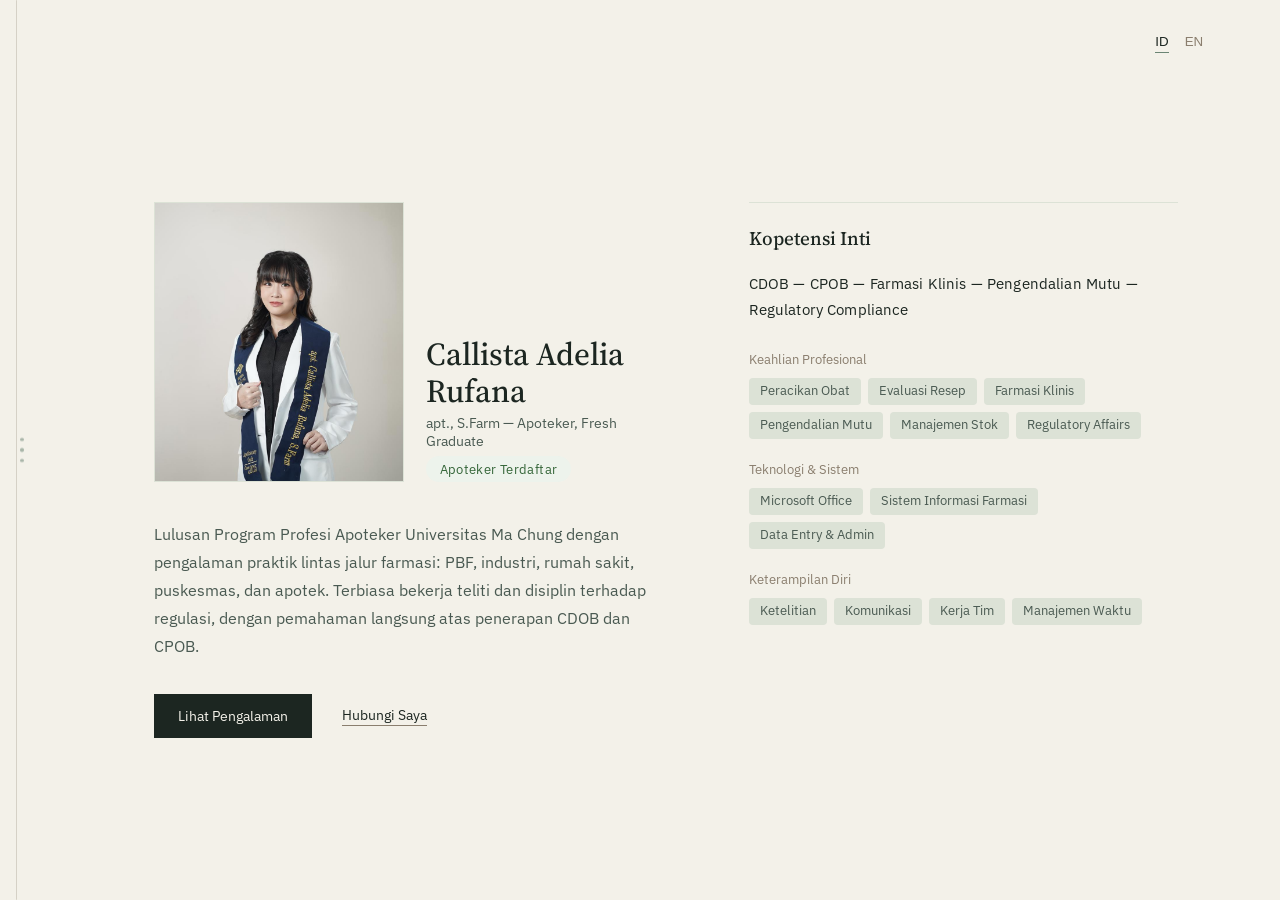
<file: index.html>
<!DOCTYPE html>
<html lang="id">
<head>
<meta charset="UTF-8">
<meta name="viewport" content="width=device-width, initial-scale=1.0">
<title id="pagetitle">Callista Adelia Rufana — Apoteker</title>
<link rel="preconnect" href="https://fonts.googleapis.com">
<link rel="preconnect" href="https://fonts.gstatic.com" crossorigin>
<link href="https://fonts.googleapis.com/css2?family=Source+Serif+4:ital,opsz,wght@0,8..60,400;0,8..60,500;1,8..60,400;1,8..60,500&family=IBM+Plex+Sans:wght@300;400;500&display=swap" rel="stylesheet">
<link rel="stylesheet" href="assets/style.css">
</head>
<body>

  <div class="edge">
    <div class="edge-line"></div>
    <div class="edge-dots"><span></span><span></span><span></span></div>
  </div>
  <div class="hint" id="hint">Arahkan kursor ke tepi kiri untuk navigasi</div>

  <nav class="rail" id="rail">
    <div>
      <button class="close-btn" id="closeBtn" aria-label="Tutup navigasi">×</button>
      <div class="rail-top">CAR</div>
      <div class="rail-list">
        <a href="index.html" class="active"><span class="n">01</span><span id="nav1">Beranda</span></a>
        <a href="tentang.html"><span class="n">02</span><span id="nav2">Tentang</span></a>
        <a href="pengalaman.html"><span class="n">03</span><span id="nav3">Pengalaman</span></a>
        <a href="pendidikan.html"><span class="n">04</span><span id="nav4">Pendidikan</span></a>
        <a href="sertifikasi.html"><span class="n">05</span><span id="nav5">Sertifikasi</span></a>
        <a href="kontak.html"><span class="n">06</span><span id="nav6">Kontak</span></a>
      </div>
    </div>
    <div class="rail-bottom" id="rail-bottom">apt. Callista Adelia Rufana, S.Farm<br>Tasikmalaya, Jawa Barat</div>
  </nav>
  <div class="backdrop" id="backdrop"></div>

  <div class="lang">
    <button class="active" id="btn-id" onclick="setLang('id')">ID</button>
    <button id="btn-en" onclick="setLang('en')">EN</button>
  </div>

  <main>
    <div class="home-layout">

      <div class="home-main">
        <div class="idrow r r1">
          <div class="idphoto"><img src="assets/img/profile.jpg" alt="Callista Adelia Rufana"></div>
          <div class="idname">
            <h1>Callista Adelia Rufana</h1>
            <p id="role">apt., S.Farm — Apoteker, Fresh Graduate</p>
            <span class="status-tag" id="statustag">Apoteker Terdaftar</span>
          </div>
        </div>
        <p class="bio r r3" id="bio">Lulusan Program Profesi Apoteker Universitas Ma Chung dengan pengalaman praktik lintas jalur farmasi: PBF, industri, rumah sakit, puskesmas, dan apotek. Terbiasa bekerja teliti dan disiplin terhadap regulasi, dengan pemahaman langsung atas penerapan CDOB dan CPOB.</p>

        <div class="cta-row r r4">
          <a href="pengalaman.html" class="btn-fill" id="cta1">Lihat Pengalaman</a>
          <a href="kontak.html" class="link-line" id="cta2">Hubungi Saya</a>
        </div>
      </div>

      <div class="home-side r r5">
        <div class="side-heading" id="side-heading">Kopetensi Inti</div>

        <div class="cs-list" id="coreskills">CDOB — CPOB — Farmasi Klinis — Pengendalian Mutu — Regulatory Compliance</div>

        <div class="skills-grid">
          <div class="skills-col">
            <div class="sk-label" id="sk-prof-label">Keahlian Profesional</div>
            <div class="sk-pills">
              <span>Peracikan Obat</span>
              <span>Evaluasi Resep</span>
              <span>Farmasi Klinis</span>
              <span>Pengendalian Mutu</span>
              <span>Manajemen Stok</span>
              <span>Regulatory Affairs</span>
            </div>
          </div>
          <div class="skills-col">
            <div class="sk-label" id="sk-tech-label">Teknologi & Sistem</div>
            <div class="sk-pills">
              <span>Microsoft Office</span>
              <span>Sistem Informasi Farmasi</span>
              <span>Data Entry & Admin</span>
            </div>
          </div>
          <div class="skills-col">
            <div class="sk-label" id="sk-soft-label">Keterampilan Diri</div>
            <div class="sk-pills">
              <span>Ketelitian</span>
              <span>Komunikasi</span>
              <span>Kerja Tim</span>
              <span>Manajemen Waktu</span>
            </div>
          </div>
        </div>
      </div>

    </div>
  </main>

  <script src="assets/nav.js"></script>
  <script>
const content = {
  id: {
    role:"apt., S.Farm — Apoteker, Fresh Graduate",
    statustag:"Apoteker Terdaftar",
    statement:"Menjaga presisi dari peracikan hingga distribusi obat.",
    bio:"Lulusan Program Profesi Apoteker Universitas Ma Chung dengan pengalaman praktik lintas jalur farmasi: PBF, industri, rumah sakit, puskesmas, dan apotek. Terbiasa bekerja teliti dan disiplin terhadap regulasi, dengan pemahaman langsung atas penerapan CDOB dan CPOB.",
    cta1:"Lihat Pengalaman", cta2:"Hubungi Saya",
    sideHeading:"Kopetensi Inti",
    coreskills:"CDOB — CPOB — Farmasi Klinis — Pengendalian Mutu — Regulatory Compliance",
    skProfLabel:"Keahlian Profesional",
    skTechLabel:"Teknologi & Sistem",
    skSoftLabel:"Keterampilan Diri",
    skProf:["Peracikan Obat","Evaluasi Resep","Farmasi Klinis","Pengendalian Mutu","Manajemen Stok","Regulatory Affairs"],
    skTech:["Microsoft Office","Sistem Informasi Farmasi","Data Entry & Admin"],
    skSoft:["Ketelitian","Komunikasi","Kerja Tim","Manajemen Waktu"],
    nav:["Beranda","Tentang","Pengalaman","Pendidikan","Sertifikasi","Kontak"],
    railBottom:"Tasikmalaya, Jawa Barat",
    pagetitle:"Callista Adelia Rufana — Apoteker",
    hintHover:"Arahkan kursor ke tepi kiri untuk navigasi",
    hintTouch:"Ketuk tepi kiri untuk navigasi"
  },
  en: {
    role:"apt., S.Farm — Pharmacist, Fresh Graduate",
    statustag:"Registered Pharmacist",
    statement:"Careful from compounding through to distribution.",
    bio:"Graduate of the Professional Pharmacist Program at Ma Chung University, with hands-on practice across pharmaceutical distribution: PBF, industry, hospital, community health center, and pharmacy. Practiced in applying CDOB and CPOB standards directly in the field.",
    cta1:"View Experience", cta2:"Contact Me",
    sideHeading:"Core Competencies",
    coreskills:"CDOB — CPOB — Clinical Pharmacy — Quality Control — Regulatory Compliance",
    skProfLabel:"Professional Skills",
    skTechLabel:"Technology & Systems",
    skSoftLabel:"Soft Skills",
    skProf:["Compounding","Prescription Review","Clinical Pharmacy","Quality Control","Inventory Management","Regulatory Affairs"],
    skTech:["Microsoft Office","Pharmacy Information System","Data Entry & Admin"],
    skSoft:["Attention to Detail","Communication","Teamwork","Time Management"],
    nav:["Home","About","Experience","Education","Certification","Contact"],
    railBottom:"Tasikmalaya, West Java",
    pagetitle:"Callista Adelia Rufana — Pharmacist",
    hintHover:"Move your cursor to the left edge for navigation",
    hintTouch:"Tap the left edge for navigation"
  }
};
function setLang(l){
  localStorage.setItem('lang', l);
  const c = content[l];
  document.getElementById('role').textContent = c.role;
  document.getElementById('statustag').textContent = c.statustag;
  document.getElementById('statement').textContent = c.statement;
  document.getElementById('bio').textContent = c.bio;
  document.getElementById('cta1').textContent = c.cta1;
  document.getElementById('cta2').textContent = c.cta2;
  document.getElementById('side-heading').textContent = c.sideHeading;
  document.getElementById('coreskills').textContent = c.coreskills;
  document.getElementById('sk-prof-label').textContent = c.skProfLabel;
  document.getElementById('sk-tech-label').textContent = c.skTechLabel;
  document.getElementById('sk-soft-label').textContent = c.skSoftLabel;
  document.querySelectorAll('.skills-col:nth-child(1) .sk-pills span').forEach((el,i) => el.textContent = c.skProf[i]);
  document.querySelectorAll('.skills-col:nth-child(2) .sk-pills span').forEach((el,i) => el.textContent = c.skTech[i]);
  document.querySelectorAll('.skills-col:nth-child(3) .sk-pills span').forEach((el,i) => el.textContent = c.skSoft[i]);
  c.nav.forEach((t,i) => document.getElementById('nav'+(i+1)).textContent = t);
  document.getElementById('rail-bottom').innerHTML = 'apt. Callista Adelia Rufana, S.Farm<br>' + c.railBottom;
  document.getElementById('pagetitle').textContent = c.pagetitle;
  hint.textContent = hasHover ? c.hintHover : c.hintTouch;
  document.getElementById('btn-id').classList.toggle('active', l==='id');
  document.getElementById('btn-en').classList.toggle('active', l==='en');
}
setLang(localStorage.getItem('lang') || 'id');
  </script>
</body>
</html>
</file>
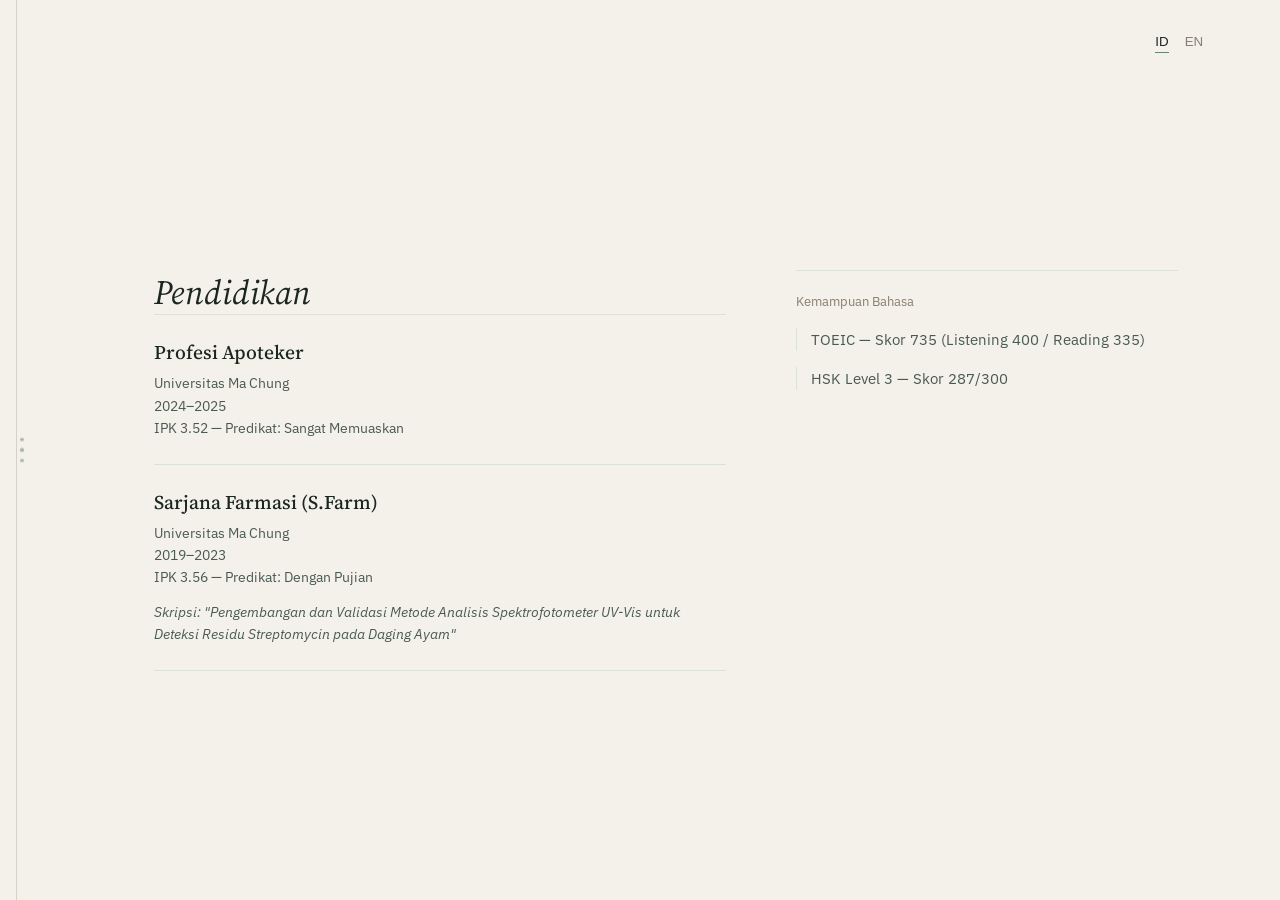
<file: pendidikan.html>
<!DOCTYPE html>
<html lang="id">
<head>
<meta charset="UTF-8">
<meta name="viewport" content="width=device-width, initial-scale=1.0">
<title id="pagetitle">Pendidikan — Callista Adelia Rufana</title>
<link rel="preconnect" href="https://fonts.googleapis.com">
<link rel="preconnect" href="https://fonts.gstatic.com" crossorigin>
<link href="https://fonts.googleapis.com/css2?family=Source+Serif+4:ital,opsz,wght@0,8..60,400;0,8..60,500;1,8..60,400;1,8..60,500&family=IBM+Plex+Sans:wght@300;400;500&display=swap" rel="stylesheet">
<link rel="stylesheet" href="assets/style.css">
</head>
<body>

  <div class="edge">
    <div class="edge-line"></div>
    <div class="edge-dots"><span></span><span></span><span></span></div>
  </div>
  <div class="hint" id="hint">Arahkan kursor ke tepi kiri untuk navigasi</div>

  <nav class="rail" id="rail">
    <div>
      <button class="close-btn" id="closeBtn" aria-label="Tutup navigasi">×</button>
      <div class="rail-top">CAR</div>
      <div class="rail-list">
        <a href="index.html"><span class="n">01</span><span id="nav1">Beranda</span></a>
        <a href="tentang.html"><span class="n">02</span><span id="nav2">Tentang</span></a>
        <a href="pengalaman.html"><span class="n">03</span><span id="nav3">Pengalaman</span></a>
        <a href="pendidikan.html" class="active"><span class="n">04</span><span id="nav4">Pendidikan</span></a>
        <a href="sertifikasi.html"><span class="n">05</span><span id="nav5">Sertifikasi</span></a>
        <a href="kontak.html"><span class="n">06</span><span id="nav6">Kontak</span></a>
      </div>
    </div>
    <div class="rail-bottom" id="rail-bottom">apt. Callista Adelia Rufana, S.Farm<br>Tasikmalaya, Jawa Barat</div>
  </nav>
  <div class="backdrop" id="backdrop"></div>

  <div class="lang">
    <button class="active" id="btn-id" onclick="setLang('id')">ID</button>
    <button id="btn-en" onclick="setLang('en')">EN</button>
  </div>

  <main>
    <div class="page-layout">
      <div class="frame">
        <div class="statement r r1" id="heading">Pendidikan</div>

        <div class="entry-ledger r r2">
          <div class="entry">
            <h3 id="edu1degree">Profesi Apoteker</h3>
            <div class="e-meta">
              <p id="edu1school">Universitas Ma Chung</p>
              <p id="edu1period">2024–2025</p>
              <p id="edu1gpa">IPK 3.52 — Predikat: Sangat Memuaskan</p>
            </div>
          </div>
          <div class="entry">
            <h3 id="edu2degree">Sarjana Farmasi (S.Farm)</h3>
            <div class="e-meta">
              <p id="edu2school">Universitas Ma Chung</p>
              <p id="edu2period">2019–2023</p>
              <p id="edu2gpa">IPK 3.56 — Predikat: Dengan Pujian</p>
              <p id="edu2thesis" style="margin-top:12px; font-style:italic;">Skripsi: "Pengembangan dan Validasi Metode Analisis Spektrofotometer UV-Vis untuk Deteksi Residu Streptomycin pada Daging Ayam"</p>
            </div>
          </div>
        </div>
      </div>

      <aside class="side-panel r r3">
        <div class="sp-label" id="lang label">Kemampuan Bahasa</div>
        <ul>
          <li id="lang1">TOEIC — Skor 735 (Listening 400 / Reading 335)</li>
          <li id="lang2">HSK Level 3 — Skor 287/300</li>
        </ul>
      </aside>
    </div>
  </main>

  <script src="assets/nav.js"></script>
  <script>
const content = {
  id: {
    heading:"Pendidikan",
    edu1degree:"Profesi Apoteker", edu1school:"Universitas Ma Chung", edu1period:"2024–2025",
    edu1gpa:"IPK 3.52 — Predikat: Sangat Memuaskan",
    edu2degree:"Sarjana Farmasi (S.Farm)", edu2school:"Universitas Ma Chung", edu2period:"2019–2023",
    edu2gpa:"IPK 3.56 — Predikat: Dengan Pujian",
    edu2thesis:"Skripsi: \"Pengembangan dan Validasi Metode Analisis Spektrofotometer UV-Vis untuk Deteksi Residu Streptomycin pada Daging Ayam\"",
    "lang label":"Kemampuan Bahasa",
    lang1:"TOEIC — Skor 735 (Listening 400 / Reading 335)",
    lang2:"HSK Level 3 — Skor 287/300",
    nav:["Beranda","Tentang","Pengalaman","Pendidikan","Sertifikasi","Kontak"],
    railBottom:"Tasikmalaya, Jawa Barat",
    pagetitle:"Pendidikan — Callista Adelia Rufana",
    hintHover:"Arahkan kursor ke tepi kiri untuk navigasi", hintTouch:"Ketuk tepi kiri untuk navigasi"
  },
  en: {
    heading:"Education",
    edu1degree:"Pharmacy Practice Program", edu1school:"Universitas Ma Chung", edu1period:"2024–2025",
    edu1gpa:"GPA 3.52 — Distinction: Very Satisfactory",
    edu2degree:"Bachelor of Pharmacy (S.Farm)", edu2school:"Universitas Ma Chung", edu2period:"2019–2023",
    edu2gpa:"GPA 3.56 — Distinction: Cum Laude",
    edu2thesis:"Thesis: \"Development and Validation of UV-Vis Spectrophotometric Analysis Method for Detection of Streptomycin Residues in Chicken Meat\"",
    "lang label":"Language Proficiency",
    lang1:"TOEIC — Score 735 (Listening 400 / Reading 335)",
    lang2:"HSK Level 3 — Score 287/300",
    nav:["Home","About","Experience","Education","Certification","Contact"],
    railBottom:"Tasikmalaya, West Java",
    pagetitle:"Education — Callista Adelia Rufana",
    hintHover:"Move your cursor to the left edge for navigation", hintTouch:"Tap the left edge for navigation"
  }
};
function setLang(l){
  localStorage.setItem('lang', l);
  const c = content[l];
  document.getElementById('heading').textContent = c.heading;
  document.getElementById('edu1degree').textContent = c.edu1degree;
  document.getElementById('edu1school').textContent = c.edu1school;
  document.getElementById('edu1period').textContent = c.edu1period;
  document.getElementById('edu1gpa').textContent = c.edu1gpa;
  document.getElementById('edu2degree').textContent = c.edu2degree;
  document.getElementById('edu2school').textContent = c.edu2school;
  document.getElementById('edu2period').textContent = c.edu2period;
  document.getElementById('edu2gpa').textContent = c.edu2gpa;
  document.getElementById('edu2thesis').textContent = c.edu2thesis;
  document.getElementById('lang label').textContent = c["lang label"];
  document.getElementById('lang1').textContent = c.lang1;
  document.getElementById('lang2').textContent = c.lang2;
  hint.textContent = hasHover ? c.hintHover : c.hintTouch;
  c.nav.forEach((t,i) => document.getElementById('nav'+(i+1)).textContent = t);
  document.getElementById('rail-bottom').innerHTML = 'apt. Callista Adelia Rufana, S.Farm<br>' + c.railBottom;
  document.getElementById('pagetitle').textContent = c.pagetitle;
  document.getElementById('btn-id').classList.toggle('active', l==='id');
  document.getElementById('btn-en').classList.toggle('active', l==='en');
}
setLang(localStorage.getItem('lang') || 'id');
  </script>
</body>
</html>
</file>
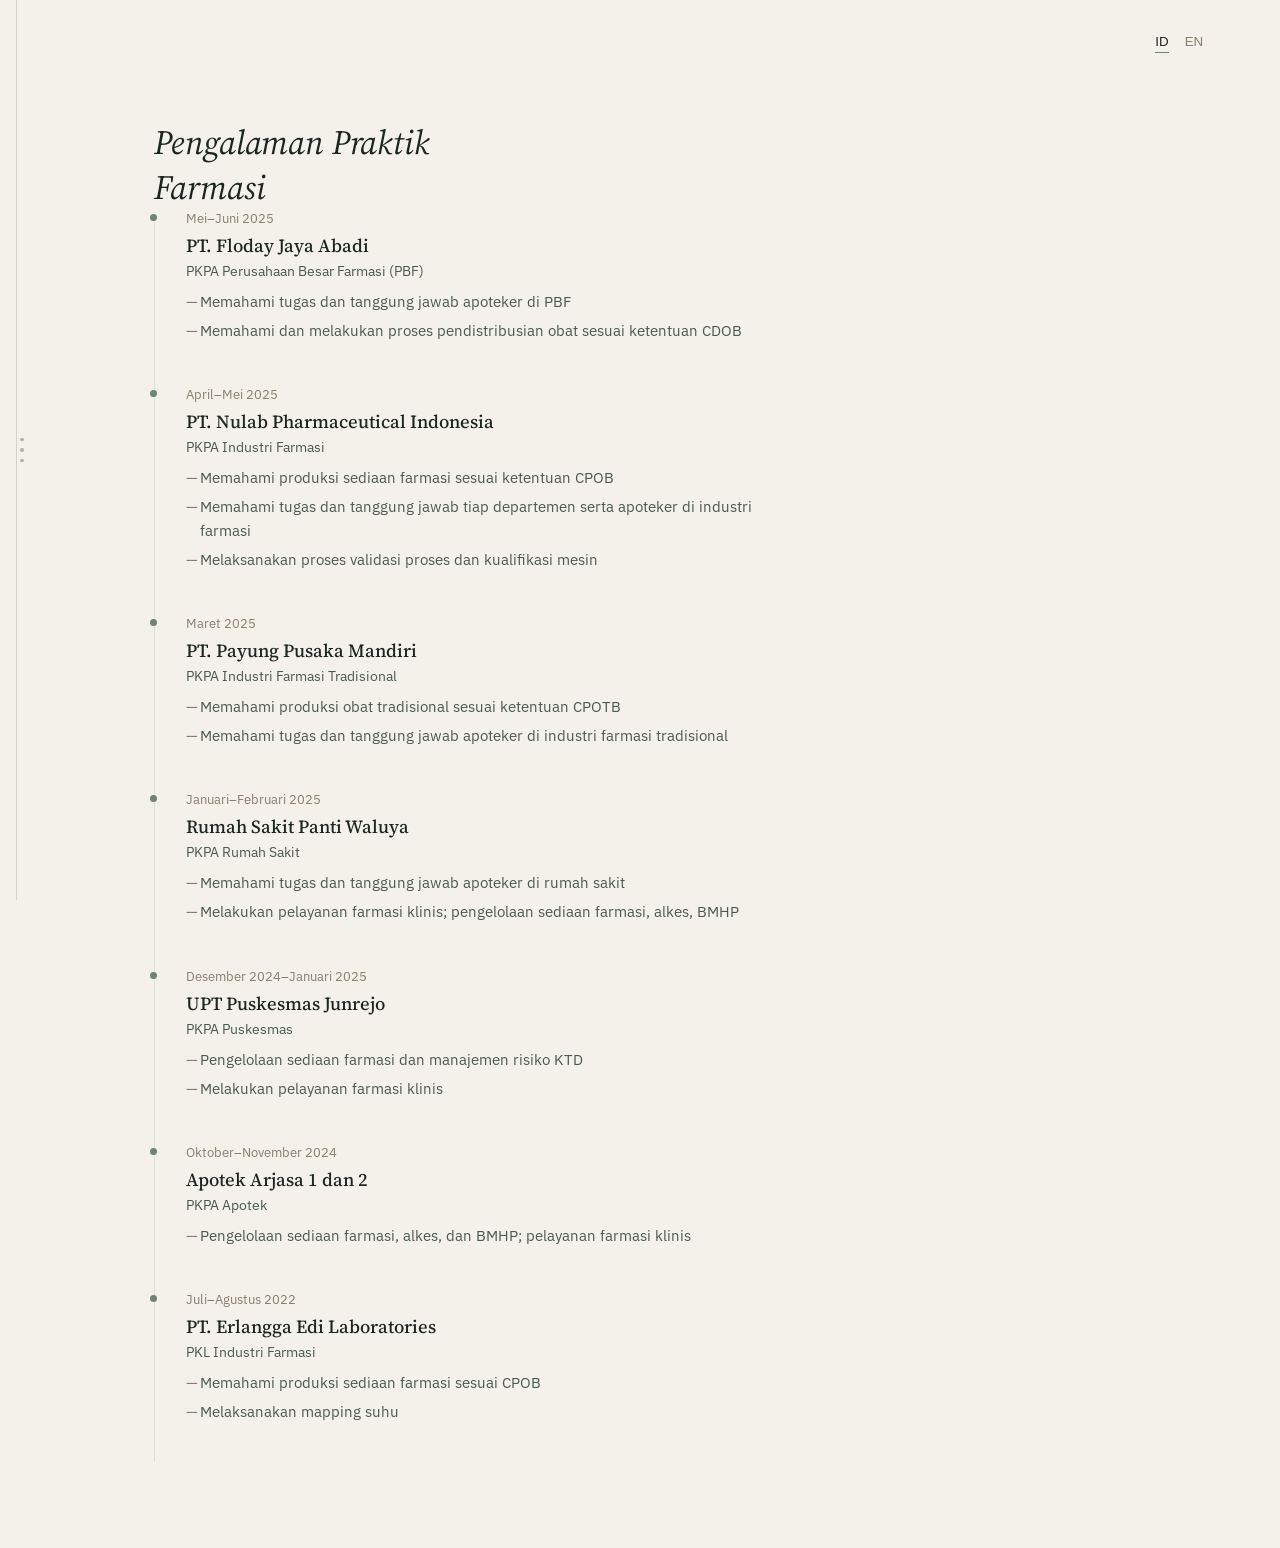
<file: pengalaman.html>
<!DOCTYPE html>
<html lang="id">
<head>
<meta charset="UTF-8">
<meta name="viewport" content="width=device-width, initial-scale=1.0">
<title id="pagetitle">Pengalaman — Callista Adelia Rufana</title>
<link rel="preconnect" href="https://fonts.googleapis.com">
<link rel="preconnect" href="https://fonts.gstatic.com" crossorigin>
<link href="https://fonts.googleapis.com/css2?family=Source+Serif+4:ital,opsz,wght@0,8..60,400;0,8..60,500;1,8..60,400;1,8..60,500&family=IBM+Plex+Sans:wght@300;400;500&display=swap" rel="stylesheet">
<link rel="stylesheet" href="assets/style.css">
</head>
<body>

  <div class="edge">
    <div class="edge-line"></div>
    <div class="edge-dots"><span></span><span></span><span></span></div>
  </div>
  <div class="hint" id="hint">Arahkan kursor ke tepi kiri untuk navigasi</div>

  <nav class="rail" id="rail">
    <div>
      <button class="close-btn" id="closeBtn" aria-label="Tutup navigasi">×</button>
      <div class="rail-top">CAR</div>
      <div class="rail-list">
        <a href="index.html"><span class="n">01</span><span id="nav1">Beranda</span></a>
        <a href="tentang.html"><span class="n">02</span><span id="nav2">Tentang</span></a>
        <a href="pengalaman.html" class="active"><span class="n">03</span><span id="nav3">Pengalaman</span></a>
        <a href="pendidikan.html"><span class="n">04</span><span id="nav4">Pendidikan</span></a>
        <a href="sertifikasi.html"><span class="n">05</span><span id="nav5">Sertifikasi</span></a>
        <a href="kontak.html"><span class="n">06</span><span id="nav6">Kontak</span></a>
      </div>
    </div>
    <div class="rail-bottom" id="rail-bottom">apt. Callista Adelia Rufana, S.Farm<br>Tasikmalaya, Jawa Barat</div>
  </nav>
  <div class="backdrop" id="backdrop"></div>

  <div class="lang">
    <button class="active" id="btn-id" onclick="setLang('id')">ID</button>
    <button id="btn-en" onclick="setLang('en')">EN</button>
  </div>

  <main>
    <div class="frame">
      <div class="statement r r1" id="heading">Pengalaman Praktik Farmasi</div>

      <div class="timeline">
        <div class="timeline-item r r2">
          <div class="t-period" id="exp1date">Mei–Juni 2025</div>
          <h3 id="exp1title">PT. Floday Jaya Abadi</h3>
          <div class="t-type" id="exp1type">PKPA Perusahaan Besar Farmasi (PBF)</div>
          <ul>
            <li id="exp1duty1">Memahami tugas dan tanggung jawab apoteker di PBF</li>
            <li id="exp1duty2">Memahami dan melakukan proses pendistribusian obat sesuai ketentuan CDOB</li>
          </ul>
        </div>

        <div class="timeline-item r r3">
          <div class="t-period" id="exp2date">April–Mei 2025</div>
          <h3 id="exp2title">PT. Nulab Pharmaceutical Indonesia</h3>
          <div class="t-type" id="exp2type">PKPA Industri Farmasi</div>
          <ul>
            <li id="exp2duty1">Memahami produksi sediaan farmasi sesuai ketentuan CPOB</li>
            <li id="exp2duty2">Memahami tugas dan tanggung jawab tiap departemen serta apoteker di industri farmasi</li>
            <li id="exp2duty3">Melaksanakan proses validasi proses dan kualifikasi mesin</li>
          </ul>
        </div>

        <div class="timeline-item r r4">
          <div class="t-period" id="exp3date">Maret 2025</div>
          <h3 id="exp3title">PT. Payung Pusaka Mandiri</h3>
          <div class="t-type" id="exp3type">PKPA Industri Farmasi Tradisional</div>
          <ul>
            <li id="exp3duty1">Memahami produksi obat tradisional sesuai ketentuan CPOTB</li>
            <li id="exp3duty2">Memahami tugas dan tanggung jawab apoteker di industri farmasi tradisional</li>
          </ul>
        </div>

        <div class="timeline-item r r5">
          <div class="t-period" id="exp4date">Januari–Februari 2025</div>
          <h3 id="exp4title">Rumah Sakit Panti Waluya</h3>
          <div class="t-type" id="exp4type">PKPA Rumah Sakit</div>
          <ul>
            <li id="exp4duty1">Memahami tugas dan tanggung jawab apoteker di rumah sakit</li>
            <li id="exp4duty2">Melakukan pelayanan farmasi klinis; pengelolaan sediaan farmasi, alkes, BMHP</li>
          </ul>
        </div>

        <div class="timeline-item r r6">
          <div class="t-period" id="exp5date">Desember 2024–Januari 2025</div>
          <h3 id="exp5title">UPT Puskesmas Junrejo</h3>
          <div class="t-type" id="exp5type">PKPA Puskesmas</div>
          <ul>
            <li id="exp5duty1">Pengelolaan sediaan farmasi dan manajemen risiko KTD</li>
            <li id="exp5duty2">Melakukan pelayanan farmasi klinis</li>
          </ul>
        </div>

        <div class="timeline-item r r7">
          <div class="t-period" id="exp6date">Oktober–November 2024</div>
          <h3 id="exp6title">Apotek Arjasa 1 dan 2</h3>
          <div class="t-type" id="exp6type">PKPA Apotek</div>
          <ul>
            <li id="exp6duty1">Pengelolaan sediaan farmasi, alkes, dan BMHP; pelayanan farmasi klinis</li>
          </ul>
        </div>

        <div class="timeline-item r r8">
          <div class="t-period" id="exp7date">Juli–Agustus 2022</div>
          <h3 id="exp7title">PT. Erlangga Edi Laboratories</h3>
          <div class="t-type" id="exp7type">PKL Industri Farmasi</div>
          <ul>
            <li id="exp7duty1">Memahami produksi sediaan farmasi sesuai CPOB</li>
            <li id="exp7duty2">Melaksanakan mapping suhu</li>
          </ul>
        </div>
      </div>
    </div>
  </main>

  <script src="assets/nav.js"></script>
  <script>
const content = {
  id: {
    heading:"Pengalaman Praktik Farmasi",
    exp1date:"Mei–Juni 2025", exp1title:"PT. Floday Jaya Abadi", exp1type:"PKPA Perusahaan Besar Farmasi (PBF)",
    exp1duty1:"Memahami tugas dan tanggung jawab apoteker di PBF", exp1duty2:"Memahami dan melakukan proses pendistribusian obat sesuai ketentuan CDOB",
    exp2date:"April–Mei 2025", exp2title:"PT. Nulab Pharmaceutical Indonesia", exp2type:"PKPA Industri Farmasi",
    exp2duty1:"Memahami produksi sediaan farmasi sesuai ketentuan CPOB", exp2duty2:"Memahami tugas dan tanggung jawab tiap departemen serta apoteker di industri farmasi", exp2duty3:"Melaksanakan proses validasi proses dan kualifikasi mesin",
    exp3date:"Maret 2025", exp3title:"PT. Payung Pusaka Mandiri", exp3type:"PKPA Industri Farmasi Tradisional",
    exp3duty1:"Memahami produksi obat tradisional sesuai ketentuan CPOTB", exp3duty2:"Memahami tugas dan tanggung jawab apoteker di industri farmasi tradisional",
    exp4date:"Januari–Februari 2025", exp4title:"Rumah Sakit Panti Waluya", exp4type:"PKPA Rumah Sakit",
    exp4duty1:"Memahami tugas dan tanggung jawab apoteker di rumah sakit", exp4duty2:"Melakukan pelayanan farmasi klinis; pengelolaan sediaan farmasi, alkes, BMHP",
    exp5date:"Desember 2024–Januari 2025", exp5title:"UPT Puskesmas Junrejo", exp5type:"PKPA Puskesmas",
    exp5duty1:"Pengelolaan sediaan farmasi dan manajemen risiko KTD", exp5duty2:"Melakukan pelayanan farmasi klinis",
    exp6date:"Oktober–November 2024", exp6title:"Apotek Arjasa 1 dan 2", exp6type:"PKPA Apotek",
    exp6duty1:"Pengelolaan sediaan farmasi, alkes, dan BMHP; pelayanan farmasi klinis",
    exp7date:"Juli–Agustus 2022", exp7title:"PT. Erlangga Edi Laboratories", exp7type:"PKL Industri Farmasi",
    exp7duty1:"Memahami produksi sediaan farmasi sesuai CPOB", exp7duty2:"Melaksanakan mapping suhu",
    nav:["Beranda","Tentang","Pengalaman","Pendidikan","Sertifikasi","Kontak"],
    railBottom:"Tasikmalaya, Jawa Barat",
    pagetitle:"Pengalaman — Callista Adelia Rufana",
    hintHover:"Arahkan kursor ke tepi kiri untuk navigasi", hintTouch:"Ketuk tepi kiri untuk navigasi"
  },
  en: {
    heading:"Pharmacy Practice Experience",
    exp1date:"May–June 2025", exp1title:"PT. Floday Jaya Abadi", exp1type:"Community Pharmacy Practice Education (PBF)",
    exp1duty1:"Understanding pharmacist duties and responsibilities in PBF", exp1duty2:"Understanding and performing drug distribution processes according to CDOB",
    exp2date:"April–May 2025", exp2title:"PT. Nulab Pharmaceutical Indonesia", exp2type:"Pharmaceutical Industry Practice Education",
    exp2duty1:"Understanding pharmaceutical product manufacturing according to CPOB", exp2duty2:"Understanding duties and responsibilities of each department and pharmacist in pharmaceutical industry", exp2duty3:"Performing process validation and machine qualification",
    exp3date:"March 2025", exp3title:"PT. Payung Pusaka Mandiri", exp3type:"Traditional Pharmaceutical Industry Practice Education",
    exp3duty1:"Understanding traditional medicine manufacturing according to CPOTB", exp3duty2:"Understanding pharmacist duties and responsibilities in traditional pharmaceutical industry",
    exp4date:"January–February 2025", exp4title:"Panti Waluya Hospital", exp4type:"Hospital Practice Education",
    exp4duty1:"Understanding pharmacist duties and responsibilities in hospital", exp4duty2:"Providing clinical pharmacy services; managing pharmaceuticals, medical devices, health supplies",
    exp5date:"December 2024–January 2025", exp5title:"Junrejo Community Health Center", exp5type:"Community Health Center Practice Education",
    exp5duty1:"Pharmaceutical management and KTD risk management", exp5duty2:"Providing clinical pharmacy services",
    exp6date:"October–November 2024", exp6title:"Arjasa Pharmacy 1 and 2", exp6type:"Retail Pharmacy Practice Education",
    exp6duty1:"Managing pharmaceuticals, medical devices, and health supplies; providing clinical pharmacy services",
    exp7date:"July–August 2022", exp7title:"PT. Erlangga Edi Laboratories", exp7type:"Pharmaceutical Industry Internship",
    exp7duty1:"Understanding pharmaceutical product manufacturing according to CPOB", exp7duty2:"Performing temperature mapping",
    nav:["Home","About","Experience","Education","Certification","Contact"],
    railBottom:"Tasikmalaya, West Java",
    pagetitle:"Experience — Callista Adelia Rufana",
    hintHover:"Move your cursor to the left edge for navigation", hintTouch:"Tap the left edge for navigation"
  }
};
function setLang(l){
  localStorage.setItem('lang', l);
  const c = content[l];
  document.getElementById('heading').textContent = c.heading;
  document.getElementById('exp1date').textContent = c.exp1date;
  document.getElementById('exp1title').textContent = c.exp1title;
  document.getElementById('exp1type').textContent = c.exp1type;
  document.getElementById('exp1duty1').textContent = c.exp1duty1;
  document.getElementById('exp1duty2').textContent = c.exp1duty2;
  document.getElementById('exp2date').textContent = c.exp2date;
  document.getElementById('exp2title').textContent = c.exp2title;
  document.getElementById('exp2type').textContent = c.exp2type;
  document.getElementById('exp2duty1').textContent = c.exp2duty1;
  document.getElementById('exp2duty2').textContent = c.exp2duty2;
  document.getElementById('exp2duty3').textContent = c.exp2duty3;
  document.getElementById('exp3date').textContent = c.exp3date;
  document.getElementById('exp3title').textContent = c.exp3title;
  document.getElementById('exp3type').textContent = c.exp3type;
  document.getElementById('exp3duty1').textContent = c.exp3duty1;
  document.getElementById('exp3duty2').textContent = c.exp3duty2;
  document.getElementById('exp4date').textContent = c.exp4date;
  document.getElementById('exp4title').textContent = c.exp4title;
  document.getElementById('exp4type').textContent = c.exp4type;
  document.getElementById('exp4duty1').textContent = c.exp4duty1;
  document.getElementById('exp4duty2').textContent = c.exp4duty2;
  document.getElementById('exp5date').textContent = c.exp5date;
  document.getElementById('exp5title').textContent = c.exp5title;
  document.getElementById('exp5type').textContent = c.exp5type;
  document.getElementById('exp5duty1').textContent = c.exp5duty1;
  document.getElementById('exp5duty2').textContent = c.exp5duty2;
  document.getElementById('exp6date').textContent = c.exp6date;
  document.getElementById('exp6title').textContent = c.exp6title;
  document.getElementById('exp6type').textContent = c.exp6type;
  document.getElementById('exp6duty1').textContent = c.exp6duty1;
  document.getElementById('exp7date').textContent = c.exp7date;
  document.getElementById('exp7title').textContent = c.exp7title;
  document.getElementById('exp7type').textContent = c.exp7type;
  document.getElementById('exp7duty1').textContent = c.exp7duty1;
  document.getElementById('exp7duty2').textContent = c.exp7duty2;
  hint.textContent = hasHover ? c.hintHover : c.hintTouch;
  c.nav.forEach((t,i) => document.getElementById('nav'+(i+1)).textContent = t);
  document.getElementById('rail-bottom').innerHTML = 'apt. Callista Adelia Rufana, S.Farm<br>' + c.railBottom;
  document.getElementById('pagetitle').textContent = c.pagetitle;
  document.getElementById('btn-id').classList.toggle('active', l==='id');
  document.getElementById('btn-en').classList.toggle('active', l==='en');
}
setLang(localStorage.getItem('lang') || 'id');
  </script>
</body>
</html>
</file>
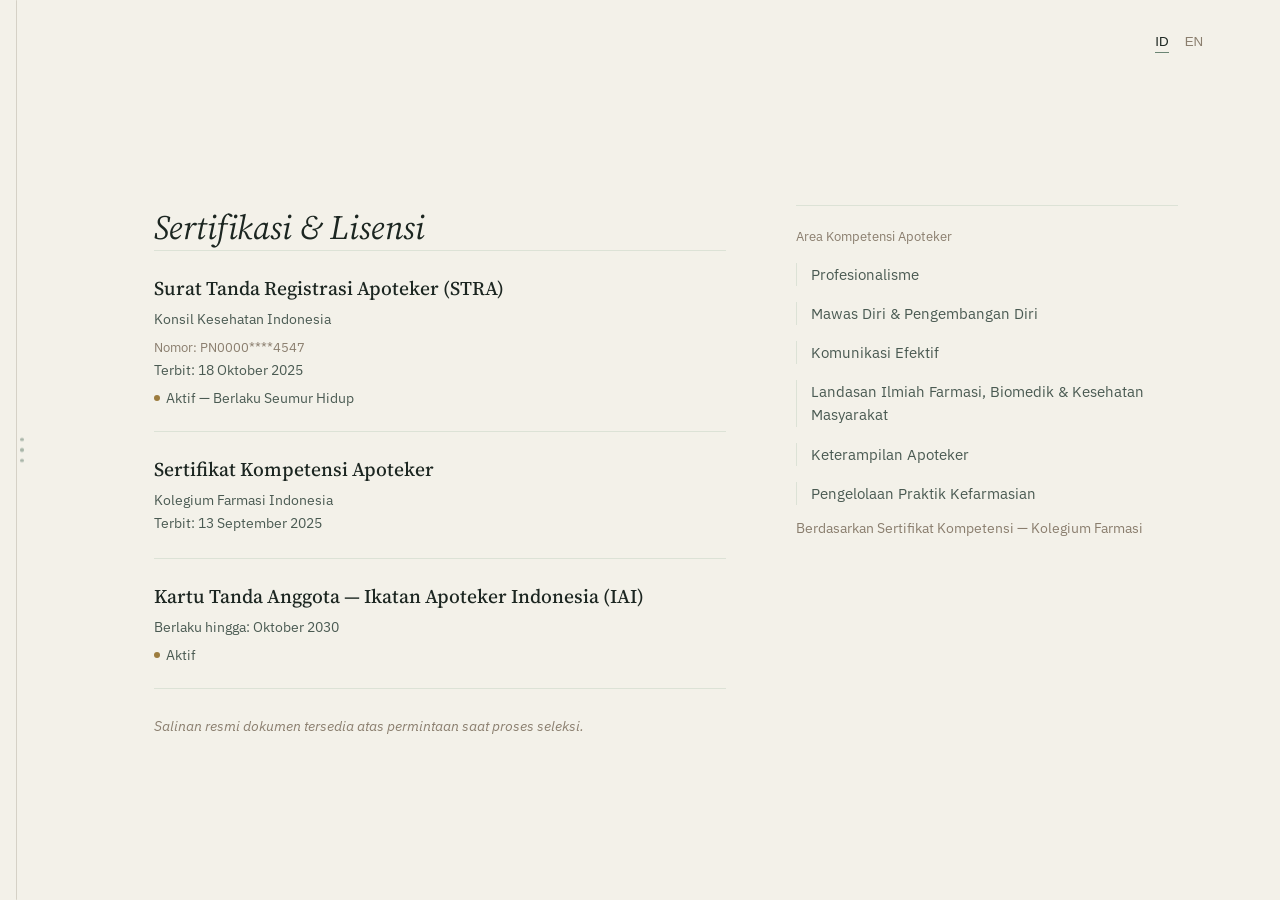
<file: sertifikasi.html>
<!DOCTYPE html>
<html lang="id">
<head>
<meta charset="UTF-8">
<meta name="viewport" content="width=device-width, initial-scale=1.0">
<title id="pagetitle">Sertifikasi — Callista Adelia Rufana</title>
<link rel="preconnect" href="https://fonts.googleapis.com">
<link rel="preconnect" href="https://fonts.gstatic.com" crossorigin>
<link href="https://fonts.googleapis.com/css2?family=Source+Serif+4:ital,opsz,wght@0,8..60,400;0,8..60,500;1,8..60,400;1,8..60,500&family=IBM+Plex+Sans:wght@300;400;500&display=swap" rel="stylesheet">
<link rel="stylesheet" href="assets/style.css">
</head>
<body>

  <div class="edge">
    <div class="edge-line"></div>
    <div class="edge-dots"><span></span><span></span><span></span></div>
  </div>
  <div class="hint" id="hint">Arahkan kursor ke tepi kiri untuk navigasi</div>

  <nav class="rail" id="rail">
    <div>
      <button class="close-btn" id="closeBtn" aria-label="Tutup navigasi">×</button>
      <div class="rail-top">CAR</div>
      <div class="rail-list">
        <a href="index.html"><span class="n">01</span><span id="nav1">Beranda</span></a>
        <a href="tentang.html"><span class="n">02</span><span id="nav2">Tentang</span></a>
        <a href="pengalaman.html"><span class="n">03</span><span id="nav3">Pengalaman</span></a>
        <a href="pendidikan.html"><span class="n">04</span><span id="nav4">Pendidikan</span></a>
        <a href="sertifikasi.html" class="active"><span class="n">05</span><span id="nav5">Sertifikasi</span></a>
        <a href="kontak.html"><span class="n">06</span><span id="nav6">Kontak</span></a>
      </div>
    </div>
    <div class="rail-bottom" id="rail-bottom">apt. Callista Adelia Rufana, S.Farm<br>Tasikmalaya, Jawa Barat</div>
  </nav>
  <div class="backdrop" id="backdrop"></div>

  <div class="lang">
    <button class="active" id="btn-id" onclick="setLang('id')">ID</button>
    <button id="btn-en" onclick="setLang('en')">EN</button>
  </div>

  <main>
    <div class="page-layout">
      <div class="frame">
        <div class="statement r r1" id="heading">Sertifikasi & Lisensi</div>

        <div class="entry-ledger r r2">
          <div class="entry">
            <h3 id="cert1name">Surat Tanda Registrasi Apoteker (STRA)</h3>
            <div class="e-meta">
              <p id="cert1issuer">Konsil Kesehatan Indonesia</p>
              <p class="e-num" id="cert1number">Nomor: PN0000****4547</p>
              <p id="cert1date">Terbit: 18 Oktober 2025</p>
            </div>
            <span class="status-dot" id="cert1status">Aktif — Berlaku Seumur Hidup</span>
          </div>
          <div class="entry">
            <h3 id="cert2name">Sertifikat Kompetensi Apoteker</h3>
            <div class="e-meta">
              <p id="cert2issuer">Kolegium Farmasi Indonesia</p>
              <p id="cert2date">Terbit: 13 September 2025</p>
            </div>
          </div>
          <div class="entry">
            <h3 id="cert3name">Kartu Tanda Anggota — Ikatan Apoteker Indonesia (IAI)</h3>
            <div class="e-meta">
              <p id="cert3date">Berlaku hingga: Oktober 2030</p>
            </div>
            <span class="status-dot" id="cert3status">Aktif</span>
          </div>
        </div>

        <p class="cert-note r r3" id="certnote" style="font-size:14px; color:var(--stone); margin-top:28px; font-style:italic;">Salinan resmi dokumen tersedia atas permintaan saat proses seleksi.</p>
      </div>

      <aside class="side-panel r r4">
        <div class="sp-label" id="comp label">Area Kompetensi Apoteker</div>
        <ul>
          <li id="comp1">Profesionalisme</li>
          <li id="comp2">Mawas Diri & Pengembangan Diri</li>
          <li id="comp3">Komunikasi Efektif</li>
          <li id="comp4">Landasan Ilmiah Farmasi, Biomedik & Kesehatan Masyarakat</li>
          <li id="comp5">Keterampilan Apoteker</li>
          <li id="comp6">Pengelolaan Praktik Kefarmasian</li>
        </ul>
        <div class="sp-meta" id="comp meta">Berdasarkan Sertifikat Kompetensi — Kolegium Farmasi</div>
      </aside>
    </div>
  </main>

  <script src="assets/nav.js"></script>
  <script>
const content = {
  id: {
    heading:"Sertifikasi & Lisensi",
    cert1name:"Surat Tanda Registrasi Apoteker (STRA)", cert1issuer:"Konsil Kesehatan Indonesia",
    cert1number:"Nomor: PN0000****4547", cert1date:"Terbit: 18 Oktober 2025", cert1status:"Aktif — Berlaku Seumur Hidup",
    cert2name:"Sertifikat Kompetensi Apoteker", cert2issuer:"Kolegium Farmasi Indonesia", cert2date:"Terbit: 13 September 2025",
    cert3name:"Kartu Tanda Anggota — Ikatan Apoteker Indonesia (IAI)", cert3date:"Berlaku hingga: Oktober 2030", cert3status:"Aktif",
    certnote:"Salinan resmi dokumen tersedia atas permintaan saat proses seleksi.",
    "comp label":"Area Kompetensi Apoteker",
    comp1:"Profesionalisme", comp2:"Mawas Diri & Pengembangan Diri", comp3:"Komunikasi Efektif",
    comp4:"Landasan Ilmiah Farmasi, Biomedik & Kesehatan Masyarakat", comp5:"Keterampilan Apoteker", comp6:"Pengelolaan Praktik Kefarmasian",
    "comp meta":"Berdasarkan Sertifikat Kompetensi — Kolegium Farmasi",
    nav:["Beranda","Tentang","Pengalaman","Pendidikan","Sertifikasi","Kontak"],
    railBottom:"Tasikmalaya, Jawa Barat",
    pagetitle:"Sertifikasi — Callista Adelia Rufana",
    hintHover:"Arahkan kursor ke tepi kiri untuk navigasi", hintTouch:"Ketuk tepi kiri untuk navigasi"
  },
  en: {
    heading:"Certification & Licenses",
    cert1name:"Pharmacist Registration Certificate (STRA)", cert1issuer:"Indonesian Health Council",
    cert1number:"Number: PN0000****4547", cert1date:"Issued: 18 October 2025", cert1status:"Active — Valid for Life",
    cert2name:"Pharmacist Competency Certificate", cert2issuer:"Indonesian Pharmacy Collegium", cert2date:"Issued: 13 September 2025",
    cert3name:"Membership Card — Indonesian Pharmacists Association (IAI)", cert3date:"Valid until: October 2030", cert3status:"Active",
    certnote:"Official copies available upon request during the selection process.",
    "comp label":"Pharmacist Competency Areas",
    comp1:"Professionalism", comp2:"Self-Awareness & Self-Development", comp3:"Effective Communication",
    comp4:"Pharmaceutical, Biomedical & Public Health Scientific Foundation", comp5:"Pharmacist Skills", comp6:"Pharmaceutical Practice Management",
    "comp meta":"Based on Competency Certificate — Indonesian Pharmacy Collegium",
    nav:["Home","About","Experience","Education","Certification","Contact"],
    railBottom:"Tasikmalaya, West Java",
    pagetitle:"Certification — Callista Adelia Rufana",
    hintHover:"Move your cursor to the left edge for navigation", hintTouch:"Tap the left edge for navigation"
  }
};
function setLang(l){
  localStorage.setItem('lang', l);
  const c = content[l];
  document.getElementById('heading').textContent = c.heading;
  document.getElementById('cert1name').textContent = c.cert1name;
  document.getElementById('cert1issuer').textContent = c.cert1issuer;
  document.getElementById('cert1number').textContent = c.cert1number;
  document.getElementById('cert1date').textContent = c.cert1date;
  document.getElementById('cert1status').textContent = c.cert1status;
  document.getElementById('cert2name').textContent = c.cert2name;
  document.getElementById('cert2issuer').textContent = c.cert2issuer;
  document.getElementById('cert2date').textContent = c.cert2date;
  document.getElementById('cert3name').textContent = c.cert3name;
  document.getElementById('cert3date').textContent = c.cert3date;
  document.getElementById('cert3status').textContent = c.cert3status;
  document.getElementById('certnote').textContent = c.certnote;
  document.getElementById('comp label').textContent = c["comp label"];
  document.getElementById('comp1').textContent = c.comp1;
  document.getElementById('comp2').textContent = c.comp2;
  document.getElementById('comp3').textContent = c.comp3;
  document.getElementById('comp4').textContent = c.comp4;
  document.getElementById('comp5').textContent = c.comp5;
  document.getElementById('comp6').textContent = c.comp6;
  document.getElementById('comp meta').textContent = c["comp meta"];
  hint.textContent = hasHover ? c.hintHover : c.hintTouch;
  c.nav.forEach((t,i) => document.getElementById('nav'+(i+1)).textContent = t);
  document.getElementById('rail-bottom').innerHTML = 'apt. Callista Adelia Rufana, S.Farm<br>' + c.railBottom;
  document.getElementById('pagetitle').textContent = c.pagetitle;
  document.getElementById('btn-id').classList.toggle('active', l==='id');
  document.getElementById('btn-en').classList.toggle('active', l==='en');
}
setLang(localStorage.getItem('lang') || 'id');
  </script>
</body>
</html>
</file>
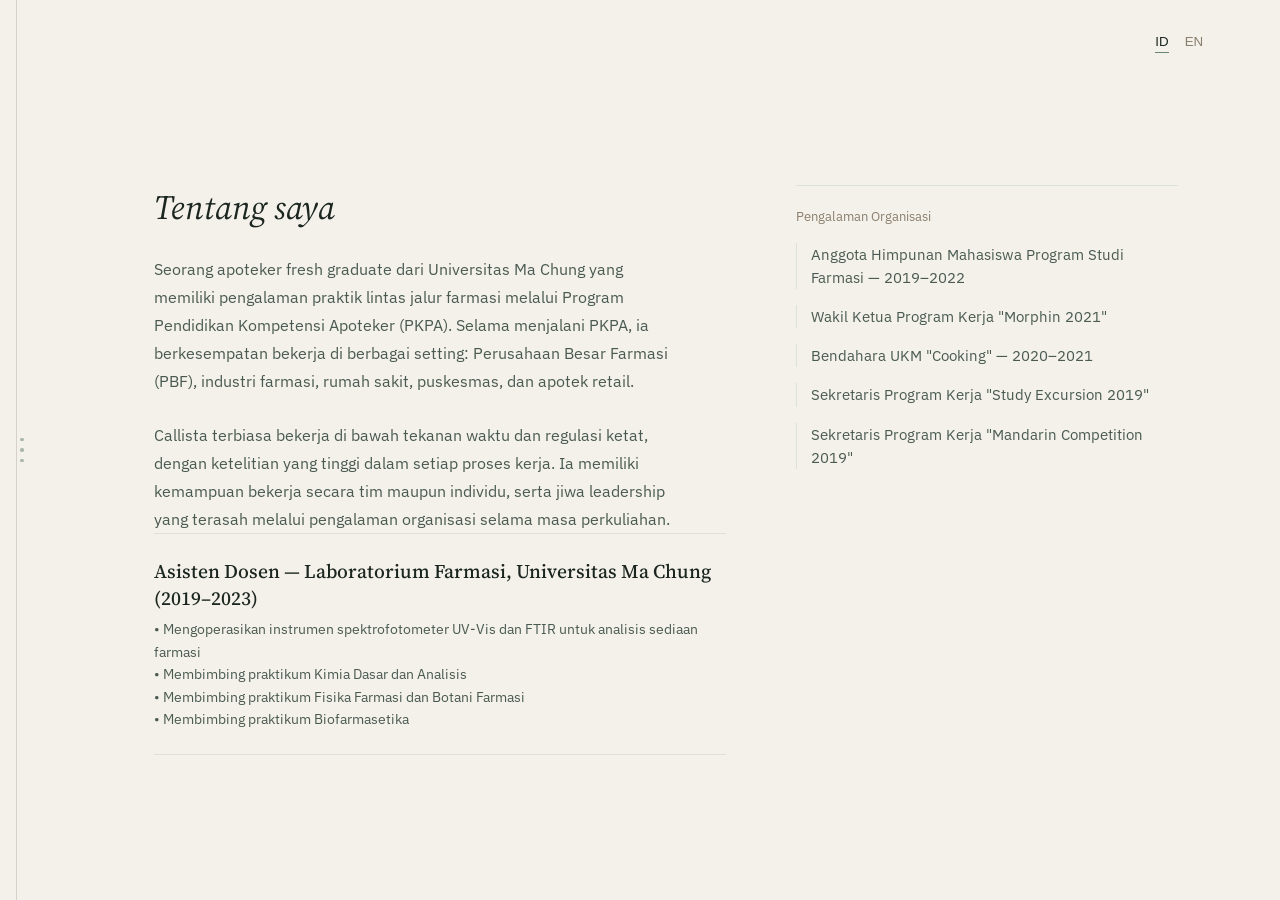
<file: tentang.html>
<!DOCTYPE html>
<html lang="id">
<head>
<meta charset="UTF-8">
<meta name="viewport" content="width=device-width, initial-scale=1.0">
<title id="pagetitle">Tentang — Callista Adelia Rufana</title>
<link rel="preconnect" href="https://fonts.googleapis.com">
<link rel="preconnect" href="https://fonts.gstatic.com" crossorigin>
<link href="https://fonts.googleapis.com/css2?family=Source+Serif+4:ital,opsz,wght@0,8..60,400;0,8..60,500;1,8..60,400;1,8..60,500&family=IBM+Plex+Sans:wght@300;400;500&display=swap" rel="stylesheet">
<link rel="stylesheet" href="assets/style.css">
</head>
<body>

  <div class="edge">
    <div class="edge-line"></div>
    <div class="edge-dots"><span></span><span></span><span></span></div>
  </div>
  <div class="hint" id="hint">Arahkan kursor ke tepi kiri untuk navigasi</div>

  <nav class="rail" id="rail">
    <div>
      <button class="close-btn" id="closeBtn" aria-label="Tutup navigasi">×</button>
      <div class="rail-top">CAR</div>
      <div class="rail-list">
        <a href="index.html"><span class="n">01</span><span id="nav1">Beranda</span></a>
        <a href="tentang.html" class="active"><span class="n">02</span><span id="nav2">Tentang</span></a>
        <a href="pengalaman.html"><span class="n">03</span><span id="nav3">Pengalaman</span></a>
        <a href="pendidikan.html"><span class="n">04</span><span id="nav4">Pendidikan</span></a>
        <a href="sertifikasi.html"><span class="n">05</span><span id="nav5">Sertifikasi</span></a>
        <a href="kontak.html"><span class="n">06</span><span id="nav6">Kontak</span></a>
      </div>
    </div>
    <div class="rail-bottom" id="rail-bottom">apt. Callista Adelia Rufana, S.Farm<br>Tasikmalaya, Jawa Barat</div>
  </nav>
  <div class="backdrop" id="backdrop"></div>

  <div class="lang">
    <button class="active" id="btn-id" onclick="setLang('id')">ID</button>
    <button id="btn-en" onclick="setLang('en')">EN</button>
  </div>

  <main>
    <div class="page-layout">
      <div class="frame">
        <div class="statement r r1" id="heading">Belajar dengan teliti, bekerja dengan disiplin.</div>

        <p class="bio r r2" id="bio1">Seorang apoteker fresh graduate dari Universitas Ma Chung yang memiliki pengalaman praktik lintas jalur farmasi melalui Program Pendidikan Kompetensi Apoteker (PKPA). Selama menjalani PKPA, ia berkesempatan bekerja di berbagai setting: Perusahaan Besar Farmasi (PBF), industri farmasi, rumah sakit, puskesmas, dan apotek retail.</p>

        <p class="bio r r3" id="bio2">Callista terbiasa bekerja di bawah tekanan waktu dan regulasi ketat, dengan ketelitian yang tinggi dalam setiap proses kerja. Ia memiliki kemampuan bekerja secara tim maupun individu, serta jiwa leadership yang terasah melalui pengalaman organisasi selama masa perkuliahan.</p>

        <div class="entry-ledger r r4">
          <div class="entry">
            <h3 id="asist heading">Asisten Dosen — Laboratorium Farmasi, Universitas Ma Chung (2019–2023)</h3>
            <div class="e-meta">
              <p id="asist1">Mengoperasikan instrumen spektrofotometer UV-Vis dan FTIR untuk analisis sediaan farmasi</p>
              <p id="asist2">Membimbing praktikum Kimia Dasar dan Analisis</p>
              <p id="asist3">Membimbing praktikum Fisika Farmasi dan Botani Farmasi</p>
              <p id="asist4">Membimbing praktikum Biofarmasetika</p>
            </div>
          </div>
        </div>
      </div>

      <aside class="side-panel r r5">
        <div class="sp-label" id="org label">Pengalaman Organisasi</div>
        <ul>
          <li id="org1">Anggota Himpunan Mahasiswa Program Studi Farmasi — 2019–2022</li>
          <li id="org2">Wakil Ketua Program Kerja "Morphin 2021"</li>
          <li id="org3">Bendahara UKM "Cooking" — 2020–2021</li>
          <li id="org4">Sekretaris Program Kerja "Study Excursion 2019"</li>
          <li id="org5">Sekretaris Program Kerja "Mandarin Competition 2019"</li>
        </ul>
      </aside>
    </div>
  </main>

  <script src="assets/nav.js"></script>
  <script>
const content = {
  id: {
    heading:"Tentang saya",
    bio1:"Seorang apoteker fresh graduate dari Universitas Ma Chung yang memiliki pengalaman praktik lintas jalur farmasi melalui Program Pendidikan Kompetensi Apoteker (PKPA). Selama menjalani PKPA, ia berkesempatan bekerja di berbagai setting: Perusahaan Besar Farmasi (PBF), industri farmasi, rumah sakit, puskesmas, dan apotek retail.",
    bio2:"Callista terbiasa bekerja di bawah tekanan waktu dan regulasi ketat, dengan ketelitian yang tinggi dalam setiap proses kerja. Ia memiliki kemampuan bekerja secara tim maupun individu, serta jiwa leadership yang terasah melalui pengalaman organisasi selama masa perkuliahan.",
    "asist heading":"Asisten Dosen — Laboratorium Farmasi, Universitas Ma Chung (2019–2023)",
    asist1:"• Mengoperasikan instrumen spektrofotometer UV-Vis dan FTIR untuk analisis sediaan farmasi",
    asist2:"• Membimbing praktikum Kimia Dasar dan Analisis",
    asist3:"• Membimbing praktikum Fisika Farmasi dan Botani Farmasi",
    asist4:"• Membimbing praktikum Biofarmasetika",
    "org label":"Pengalaman Organisasi",
    org1:"Anggota Himpunan Mahasiswa Program Studi Farmasi — 2019–2022",
    org2:"Wakil Ketua Program Kerja \"Morphin 2021\"",
    org3:"Bendahara UKM \"Cooking\" — 2020–2021",
    org4:"Sekretaris Program Kerja \"Study Excursion 2019\"",
    org5:"Sekretaris Program Kerja \"Mandarin Competition 2019\"",
    nav:["Beranda","Tentang","Pengalaman","Pendidikan","Sertifikasi","Kontak"],
    railBottom:"Tasikmalaya, Jawa Barat",
    pagetitle:"Tentang — Callista Adelia Rufana",
    hintHover:"Arahkan kursor ke tepi kiri untuk navigasi",
    hintTouch:"Ketuk tepi kiri untuk navigasi"
  },
  en: {
    heading:"About Me",
    bio1:"A fresh graduate pharmacist from Universitas Ma Chung with cross-sector pharmacy practice experience through the Professional Pharmacist Education Program (PKPA). During PKPA, she had the opportunity to work in various settings: pharmaceutical distribution company, pharmaceutical industry, hospital, community health center, and retail pharmacy.",
    bio2:"Callista is accustomed to working under time pressure and strict regulations, with high precision in every work process. She has the ability to work both in teams and individually, as well as leadership skills honed through organizational experience during her college years.",
    "asist heading":"Teaching Assistant — Pharmacy Laboratory, Universitas Ma Chung (2019–2023)",
    asist1:"• Operating UV-Vis and FTIR spectrophotometer instruments for pharmaceutical formulation analysis",
    asist2:"• Guiding Basic Chemistry and Analysis practicum",
    asist3:"• Guiding Pharmaceutics and Pharmaceutical Botany practicum",
    asist4:"• Guiding Biopharmaceutics practicum",
    "org label":"Organizational Experience",
    org1:"Pharmacy Student Association Member — 2019–2022",
    org2:"Vice Chairman of \"Morphin 2021\" Work Program",
    org3:"Treasurer, Cooking Student Activity Unit — 2020–2021",
    org4:"Secretary, \"Study Excursion 2019\" Work Program",
    org5:"Secretary, \"Mandarin Competition 2019\" Work Program",
    nav:["Home","About","Experience","Education","Certification","Contact"],
    railBottom:"Tasikmalaya, West Java",
    pagetitle:"About — Callista Adelia Rufana",
    hintHover:"Move your cursor to the left edge for navigation",
    hintTouch:"Tap the left edge for navigation"
  }
};
function setLang(l){
  localStorage.setItem('lang', l);
  const c = content[l];
  document.getElementById('heading').textContent = c.heading;
  document.getElementById('bio1').textContent = c.bio1;
  document.getElementById('bio2').textContent = c.bio2;
  document.getElementById('asist heading').textContent = c["asist heading"];
  document.getElementById('asist1').textContent = c.asist1;
  document.getElementById('asist2').textContent = c.asist2;
  document.getElementById('asist3').textContent = c.asist3;
  document.getElementById('asist4').textContent = c.asist4;
  document.getElementById('org label').textContent = c["org label"];
  document.getElementById('org1').textContent = c.org1;
  document.getElementById('org2').textContent = c.org2;
  document.getElementById('org3').textContent = c.org3;
  document.getElementById('org4').textContent = c.org4;
  document.getElementById('org5').textContent = c.org5;
  hint.textContent = hasHover ? c.hintHover : c.hintTouch;
  c.nav.forEach((t,i) => document.getElementById('nav'+(i+1)).textContent = t);
  document.getElementById('rail-bottom').innerHTML = 'apt. Callista Adelia Rufana, S.Farm<br>' + c.railBottom;
  document.getElementById('pagetitle').textContent = c.pagetitle;
  document.getElementById('btn-id').classList.toggle('active', l==='id');
  document.getElementById('btn-en').classList.toggle('active', l==='en');
}
setLang(localStorage.getItem('lang') || 'id');
  </script>
</body>
</html>
</file>
<file: assets/style.css>
:root{
  --cream:#F3F1E9; --ink:#1C2621; --ink-soft:#4A5A52;
  --sage:#6B8574; --sage-light:#DCE2D6; --stone:#8A7E6E; --gold:#9C7C3E;
  --tag-bg:#EDF3EC; --tag-text:#346538;
}
*{margin:0;padding:0;box-sizing:border-box;}
body{background:var(--cream); color:var(--ink); font-family:'IBM Plex Sans',sans-serif; font-weight:400; overflow-x:hidden;}
::selection{background:var(--sage-light);}
a{color:inherit;}

.edge{position:fixed; left:0; top:0; bottom:0; width:44px; z-index:60; display:flex; align-items:center; justify-content:center;}
.edge-line{position:absolute; left:16px; top:0; bottom:0; width:1px; background:var(--stone); opacity:.28;}
.edge-dots{display:flex; flex-direction:column; gap:7px; position:relative; z-index:2;}
.edge-dots span{width:3.5px; height:3.5px; border-radius:50%; background:var(--sage); opacity:.55; transition:opacity .3s;}
.edge:hover .edge-dots span{opacity:.9;}

.hint{position:fixed; left:38px; top:50%; transform:translateY(-50%) translateX(-6px); font-size:13px; color:var(--ink-soft);
  background:var(--cream); border:1px solid var(--sage-light); padding:8px 14px; white-space:nowrap; opacity:0; z-index:55;
  animation:hintshow 5s ease forwards; pointer-events:none;}
@keyframes hintshow{
  0%{opacity:0; transform:translateY(-50%) translateX(-6px);}
  12%{opacity:1; transform:translateY(-50%) translateX(0);}
  78%{opacity:1; transform:translateY(-50%) translateX(0);}
  100%{opacity:0; transform:translateY(-50%) translateX(-6px);}
}

.rail{position:fixed; left:0; top:0; bottom:0; width:230px; background:var(--cream); border-right:1px solid var(--sage-light);
  z-index:59; padding:40px 30px; display:flex; flex-direction:column; justify-content:space-between;
  transform:translateX(-100%); transition:transform .45s cubic-bezier(.4,0,.2,1);}
.rail.open{transform:translateX(0);}
.close-btn{display:none; align-self:flex-end; background:none; border:none; cursor:pointer; font-size:18px; color:var(--stone); padding:0 0 8px 0;}
.backdrop{position:fixed; inset:0; background:rgba(28,38,33,.28); opacity:0; pointer-events:none; transition:opacity .35s; z-index:58;}
.backdrop.show{opacity:1; pointer-events:auto;}
.rail-top{font-family:'Source Serif 4',serif; font-style:italic; font-size:19px; color:var(--sage);}
.rail-list{display:flex; flex-direction:column; gap:20px; margin-top:56px;}
.rail-list a{text-decoration:none; font-size:14.5px; color:var(--ink-soft); display:flex; align-items:baseline; gap:10px; transition:color .25s;}
.rail-list a:hover{color:var(--ink);}
.rail-list a.active{color:var(--ink); font-weight:500;}
.rail-list a span.n{font-family:'Source Serif 4',serif; font-size:13px; color:var(--stone);}
.rail-bottom{font-size:12.5px; color:var(--stone); line-height:1.6;}

.lang{position:fixed; top:34px; right:6vw; display:flex; gap:16px; font-size:13.5px; z-index:50;}
.lang button{background:none; border:none; cursor:pointer; color:var(--stone); padding:0; position:relative;}
.lang button.active{color:var(--ink);}
.lang button.active::after{content:""; position:absolute; left:0; right:0; bottom:-4px; height:1px; background:var(--sage);}

main{min-height:100vh; display:flex; align-items:center; padding:120px 8vw 80px 12vw;}
.frame{max-width:760px;}

.home-layout{display:grid; grid-template-columns:1.2fr 1fr; gap:80px; max-width:1100px; align-items:start;}
.home-main{max-width:560px;}
.home-side{border-top:1px solid var(--sage-light); padding-top:22px;}
.side-heading{font-family:'Source Serif 4',serif; font-weight:500; font-size:19px; margin-bottom:20px;}

.idrow{display:flex; align-items:flex-end; gap:22px; margin-bottom:38px;}
.idphoto{width:250px; height:280px; background:#ECE8DD; border:1px solid var(--sage-light);
  flex-shrink:0; display:flex; align-items:center; justify-content:center; position:relative; overflow:hidden;}
.idphoto img{width:100%; height:100%; object-fit:cover;}
.idphoto span{font-family:'Source Serif 4',serif; font-style:italic; font-size:30px; color:var(--stone);}
.status-tag{display:inline-block; margin-top:6px; padding:5px 14px; font-size:12.5px; letter-spacing:.03em;
  border-radius:999px; background:var(--tag-bg); color:var(--tag-text);}
.idname h1{font-family:'Source Serif 4',serif; font-weight:500; font-size:clamp(26px,3vw,32px); line-height:1.15;}
.idname p{margin-top:4px; font-size:14px; color:var(--ink-soft);}

.statement{font-family:'Source Serif 4',serif; font-style:italic; font-weight:400; font-size:clamp(24px,3.1vw,34px); line-height:1.32; letter-spacing:-.005em; max-width:19ch;}
.bio{margin-top:26px; font-size:16px; line-height:1.75; color:var(--ink-soft); max-width:52ch; font-weight:400;}

.cta-row{margin-top:34px; display:flex; align-items:center; gap:30px;}
.btn-fill{background:var(--ink); color:var(--cream); padding:13px 24px; font-size:14px; text-decoration:none; transition:background .3s;}
.btn-fill:hover{background:var(--sage);}
.link-line{font-size:14px; text-decoration:none; color:var(--ink); position:relative; padding-bottom:2px;}
.link-line::after{content:""; position:absolute; left:0; bottom:0; height:1px; width:100%; background:var(--stone); transition:background .25s;}
.link-line:hover::after{background:var(--sage);}

.cs-list{font-size:14.5px; color:var(--ink); line-height:1.8; letter-spacing:.01em; margin-bottom:28px;}

.skills-grid{display:flex; flex-direction:column; gap:22px;}
.sk-label{font-size:13px; color:var(--stone); margin-bottom:10px;}
.sk-pills{display:flex; flex-wrap:wrap; gap:7px;}
.sk-pills span{font-size:13px; color:var(--ink-soft); padding:5px 11px; background:var(--sage-light); border-radius:4px; line-height:1.3;}

.r{opacity:0; animation:rise .7s cubic-bezier(0.16,1,0.3,1) forwards;}
.r1{animation-delay:.05s;} .r2{animation-delay:.16s;} .r3{animation-delay:.27s;} .r4{animation-delay:.38s;} .r5{animation-delay:.5s;} .r6{animation-delay:.62s;}
@keyframes rise{from{opacity:0; transform:translateY(12px);} to{opacity:1; transform:translateY(0);}}

.page-layout{display:grid; grid-template-columns:1.5fr 1fr; gap:70px; max-width:1180px; align-items:start;}
.page-layout .frame{max-width:none;}
.side-panel{border-top:1px solid var(--sage-light); padding-top:22px;}
.side-panel .sp-label{font-size:13px; color:var(--stone); margin-bottom:18px;}
.side-panel ul{list-style:none; display:flex; flex-direction:column; gap:16px;}
.side-panel li{font-size:14.5px; line-height:1.6; color:var(--ink-soft); padding-left:14px; border-left:1px solid var(--sage-light);}
.side-panel blockquote{font-family:'Source Serif 4',serif; font-style:italic; font-size:17.5px; line-height:1.65; color:var(--ink); margin:0;}
.side-panel .sp-meta{margin-top:14px; font-size:13.5px; color:var(--stone);}

.timeline{position:relative; padding-left:32px; max-width:640px;}
.timeline::before{content:""; position:absolute; left:0; top:6px; bottom:6px; width:1px; background:var(--sage-light);}
.timeline-item{position:relative; padding-bottom:44px;}
.timeline-item::before{content:""; position:absolute; left:-36px; top:4px; width:7px; height:7px; border-radius:50%; background:var(--sage);}
.timeline-item .t-period{font-size:13px; color:var(--stone); margin-bottom:6px;}
.timeline-item h3{font-family:'Source Serif 4',serif; font-weight:500; font-size:18.5px; margin-bottom:4px;}
.timeline-item .t-type{font-size:14px; color:var(--ink-soft); margin-bottom:10px;}
.timeline-item ul{list-style:none; display:flex; flex-direction:column; gap:6px;}
.timeline-item li{font-size:14.5px; color:var(--ink-soft); line-height:1.6; padding-left:14px; position:relative;}
.timeline-item li::before{content:"—"; position:absolute; left:0; color:var(--stone);}

.entry-ledger{border-top:1px solid var(--sage-light);}
.entry-ledger .entry{padding:24px 0; border-bottom:1px solid var(--sage-light);}
.entry-ledger .entry h3{font-family:'Source Serif 4',serif; font-weight:500; font-size:19.5px;}
.entry-ledger .entry .e-meta{margin-top:6px; font-size:14px; color:var(--ink-soft); line-height:1.6;}
.entry-ledger .entry .e-num{margin-top:8px; font-size:13px; color:var(--stone);}
.status-dot{display:inline-flex; align-items:center; gap:6px; font-size:13.5px; color:var(--ink-soft); margin-top:8px;}
.status-dot::before{content:""; width:6px; height:6px; border-radius:50%; background:var(--gold); display:inline-block;}

@media(max-width:900px){
  .page-layout{grid-template-columns:1fr; gap:40px;}
  .home-layout{grid-template-columns:1fr; gap:50px;}
}
@media(max-width:820px){
  .edge{width:56px;} .edge-line{left:20px;}
  .rail{width:82vw; max-width:300px;}
  .close-btn{display:block;}
  .hint{left:50px; font-size:12.5px;}
  main{padding:110px 7vw 60px;}
  .lang{top:22px; right:7vw;}
  .skills-grid{grid-template-columns:1fr; gap:28px;}
}
@media (prefers-reduced-motion: reduce){
  .r,.rail,.hint{animation:none !important; opacity:1; transform:none;}
}
</file>
